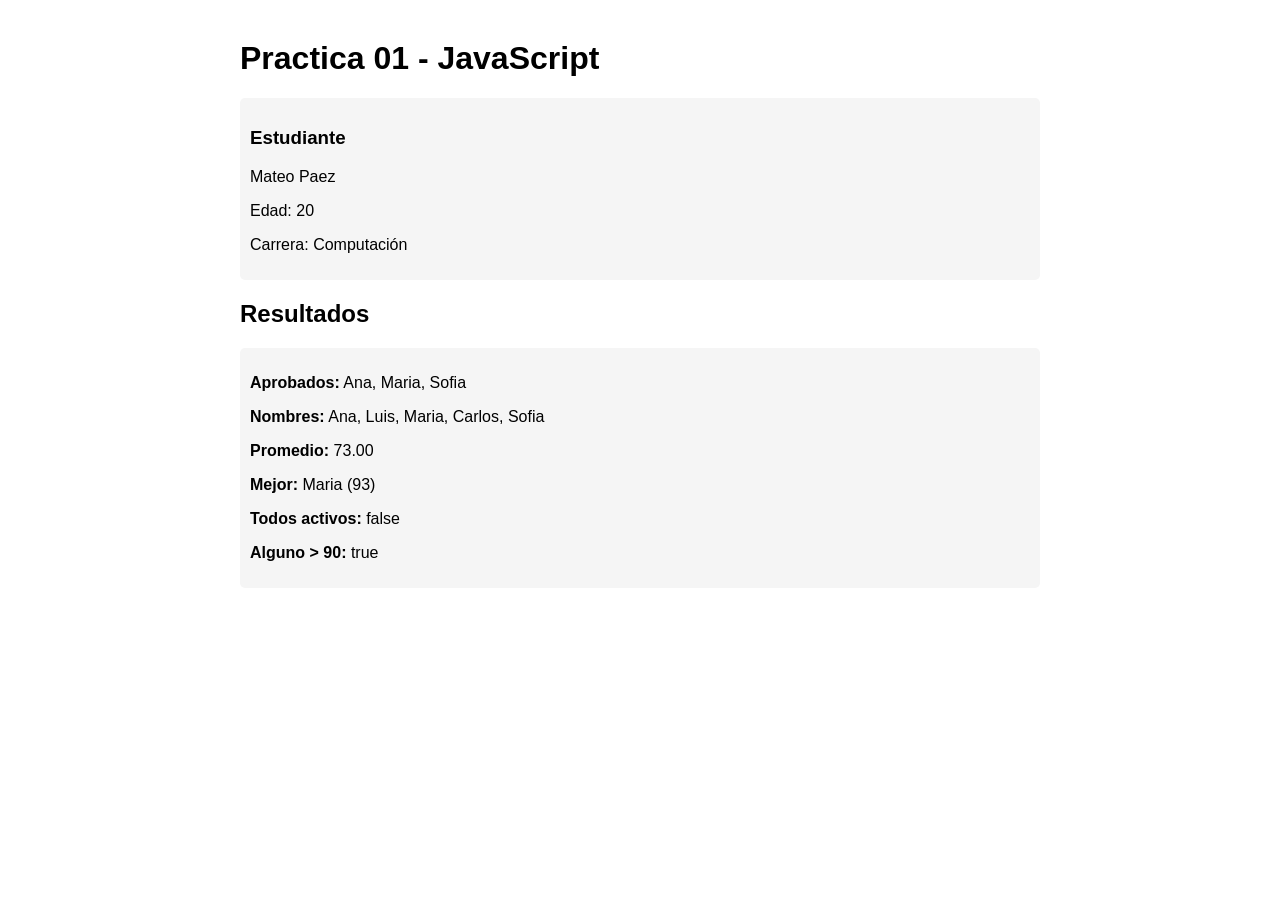
<file: 01-sintaxis/index.html>
<!DOCTYPE html>
<html lang="es">
<head>
  <meta charset="UTF-8">
  <title>Practica 01</title>
  <link rel="stylesheet" href="css/styles.css">
  <script src="js/app.js" defer></script>
</head>
<body>

  <h1>Practica 01 - JavaScript</h1>

<section id="info">
  <div class="card">
    <h3>Estudiante</h3>
    <p id="nombre"></p>
    <p id="edad"></p>
    <p id="carrera"></p>
  </div>
</section>

<section>
  <h2>Resultados</h2>
  <div id="resultados" class="card">
    <p><strong>Aprobados:</strong> <span id="aprobados"></span></p>
    <p><strong>Nombres:</strong> <span id="nombres"></span></p>
    <p><strong>Promedio:</strong> <span id="promedio"></span></p>
    <p><strong>Mejor:</strong> <span id="mejor"></span></p>
    <p><strong>Todos activos:</strong> <span id="activos"></span></p>
    <p><strong>Alguno > 90:</strong> <span id="mayor90"></span></p>
  </div>
</section>

</body>
</html>
</file>
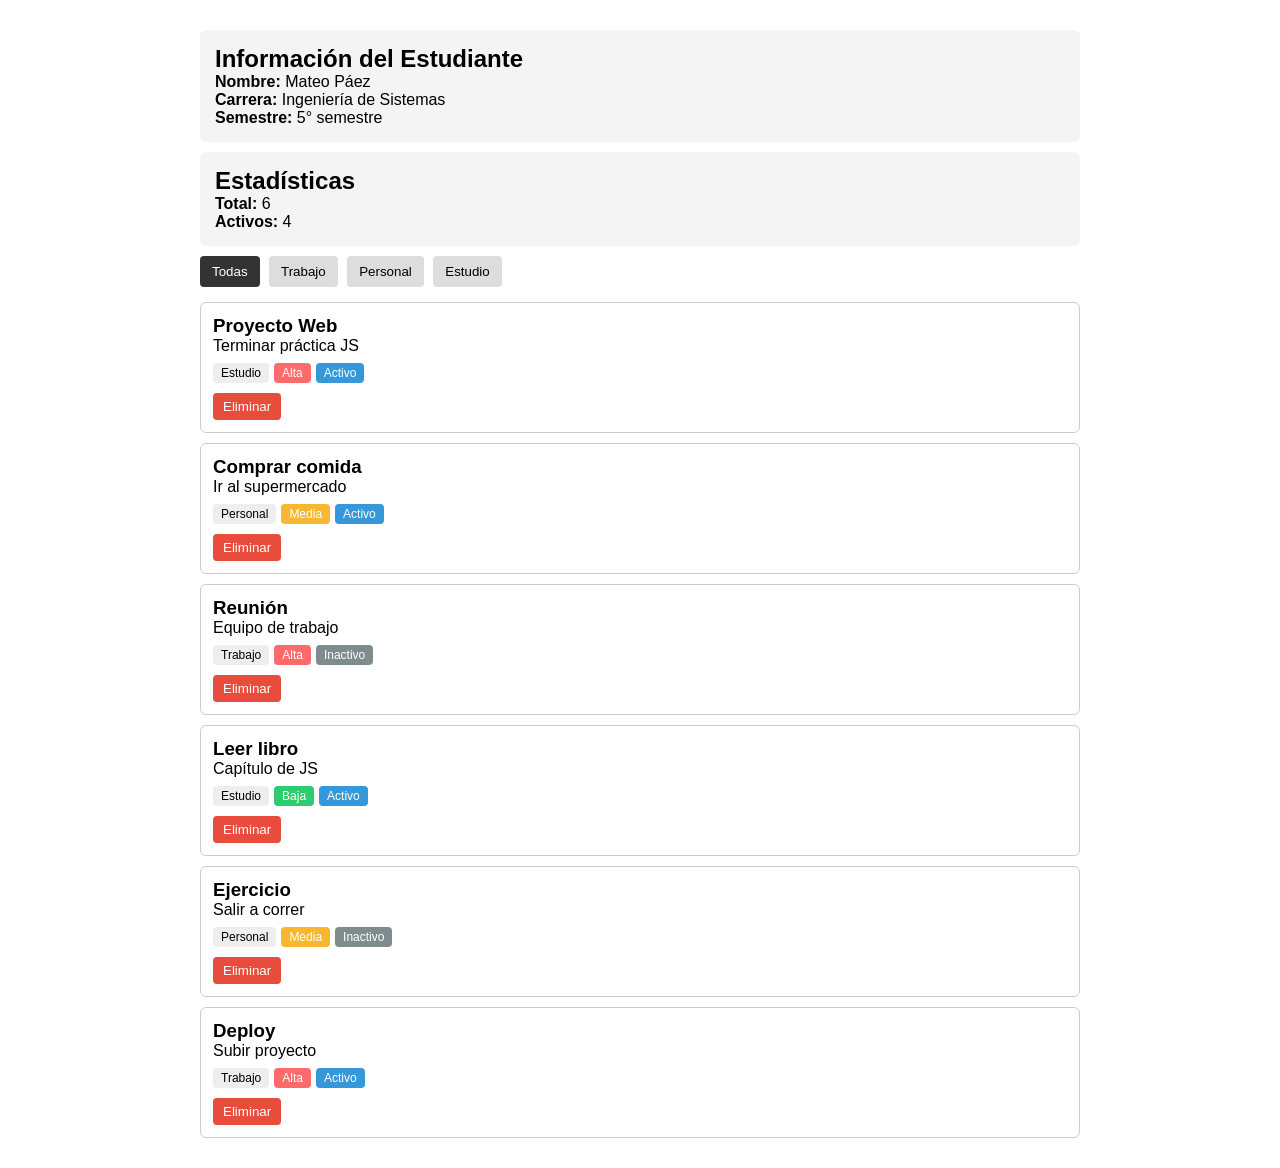
<file: 02-dom-basico/index.html>
<!DOCTYPE html>
<html lang="en">
<head>
    <meta charset="UTF-8">
    <meta name="viewport" content="width=device-width, initial-scale=1.0">
    <title>Practica 2 - DOM</title>
    <link rel="stylesheet" href="css/styles.css">
    <script src="js/app.js" defer></script>
</head>
<body>
    <div id="app">

        <div class="info-estudiante">
            <h2>Información del Estudiante</h2>
            <p><strong>Nombre:</strong> <span id="estudiante-nombre"></span></p>
            <p><strong>Carrera:</strong> <span id="estudiante-carrera"></span></p>
            <p><strong>Semestre:</strong> <span id="estudiante-semestre"></span></p>
        </div>

        <div class="estadisticas">
            <h2>Estadísticas</h2>
            <p><strong>Total:</strong> <span id="total-elementos"></span></p>
            <p><strong>Activos:</strong> <span id="elementos-activos"></span></p>
        </div>

        <div class="filtros">
            <button class="btn-filtro btn-filtro-activo" data-categoria="todas">Todas</button>
            <button class="btn-filtro" data-categoria="Trabajo">Trabajo</button>
            <button class="btn-filtro" data-categoria="Personal">Personal</button>
            <button class="btn-filtro" data-categoria="Estudio">Estudio</button>
        </div>

        <div id="contenedor-lista">

        <!-- Las tarjetas se insertarán aquí -->
        </div>

  </div>
</body>
</html>
</file>
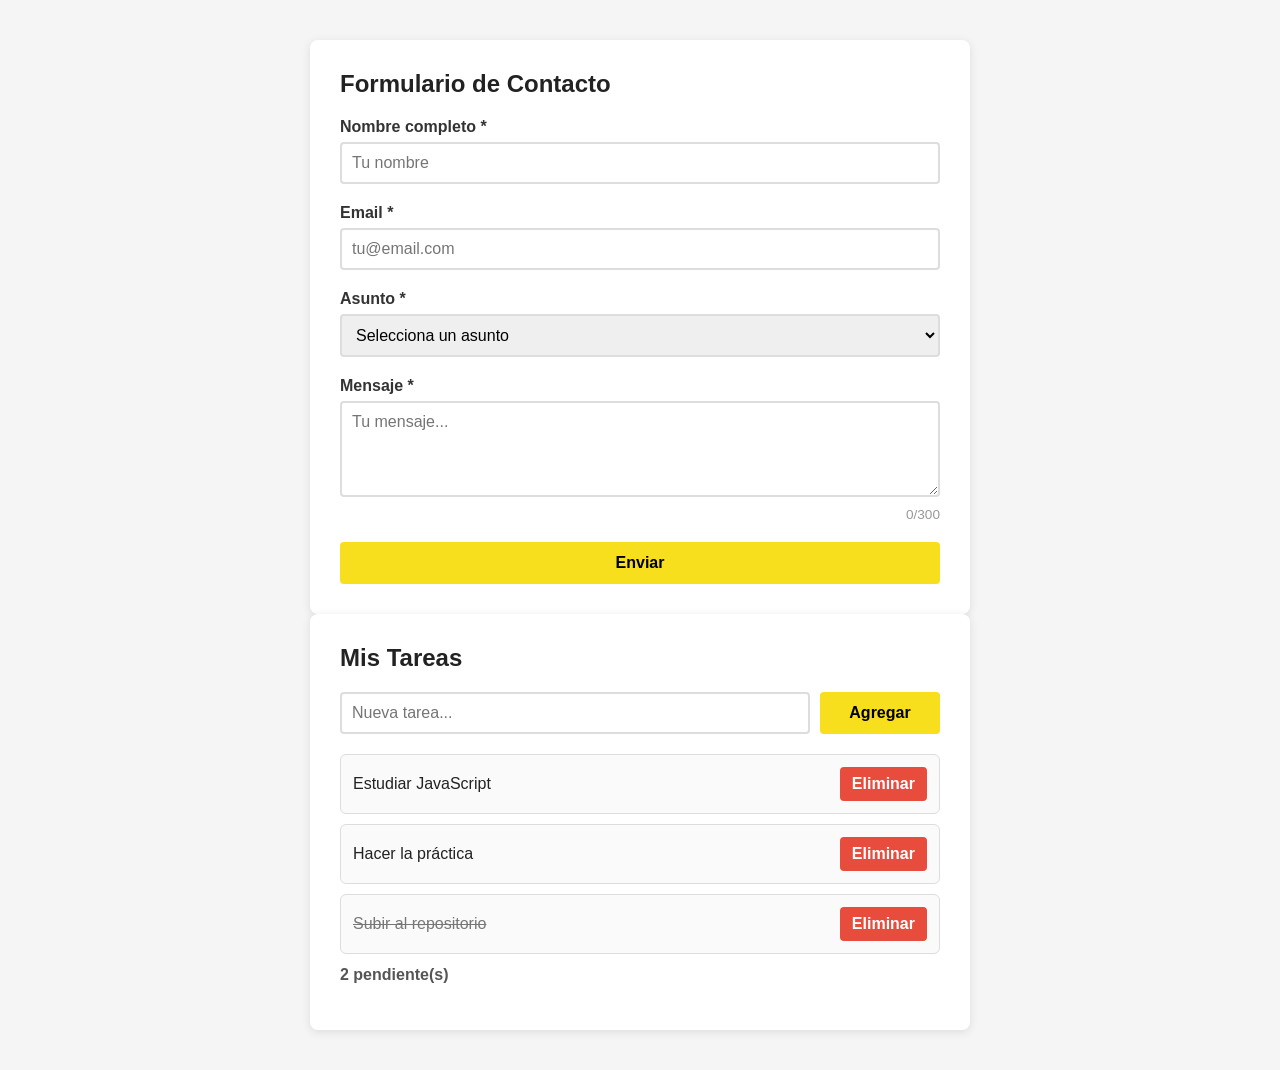
<file: 03-eventos/index.html>
<!DOCTYPE html>
<html lang="en">
<head>
    <meta charset="UTF-8">
    <meta name="viewport" content="width=device-width, initial-scale=1.0">
    <title>Practica 03</title>
    <link rel="stylesheet" href="css/styles.css">
    <script src="js/app.js" defer></script>
</head>
<body>
     <section class="container">
      <h1>Formulario de Contacto</h1>

      <form id="formulario" novalidate>
        <div class="form-group">
          <label for="nombre">Nombre completo *</label>
          <input type="text" id="nombre" placeholder="Tu nombre">
          <p class="error-msg" id="error-nombre">El nombre es obligatorio y debe tener al menos 3 caracteres</p>
        </div>

        <div class="form-group">
          <label for="email">Email *</label>
          <input type="email" id="email" placeholder="tu@email.com">
          <p class="error-msg" id="error-email">Ingresa un email válido</p>
        </div>

        <div class="form-group">
          <label for="asunto">Asunto *</label>
          <select id="asunto">
            <option value="">Selecciona un asunto</option>
            <option value="consulta">Consulta general</option>
            <option value="soporte">Soporte técnico</option>
            <option value="sugerencia">Sugerencia</option>
          </select>
          <p class="error-msg" id="error-asunto">Selecciona un asunto</p>
        </div>

        <div class="form-group">
          <label for="mensaje">Mensaje *</label>
          <textarea id="mensaje" rows="4" maxlength="300" placeholder="Tu mensaje..."></textarea>
          <p class="char-count"><span id="chars">0</span>/300</p>
          <p class="error-msg" id="error-mensaje">El mensaje debe tener al menos 10 caracteres</p>
        </div>

        <button type="submit">Enviar</button>
      </form>

      <div id="resultado"></div>
    </section>

    <!-- SECCIÓN 2: TAREAS -->
    <section class="container">
      <h2>Mis Tareas</h2>

      <div class="input-group">
        <input type="text" id="nueva-tarea" placeholder="Nueva tarea...">
        <button type="button" id="btn-agregar" data-action="agregar">Agregar</button>
      </div>

      <ul id="lista-tareas"></ul>
      <p id="contador-tareas">0 pendiente(s)</p>
    </section>
</body>
</html>
</file>
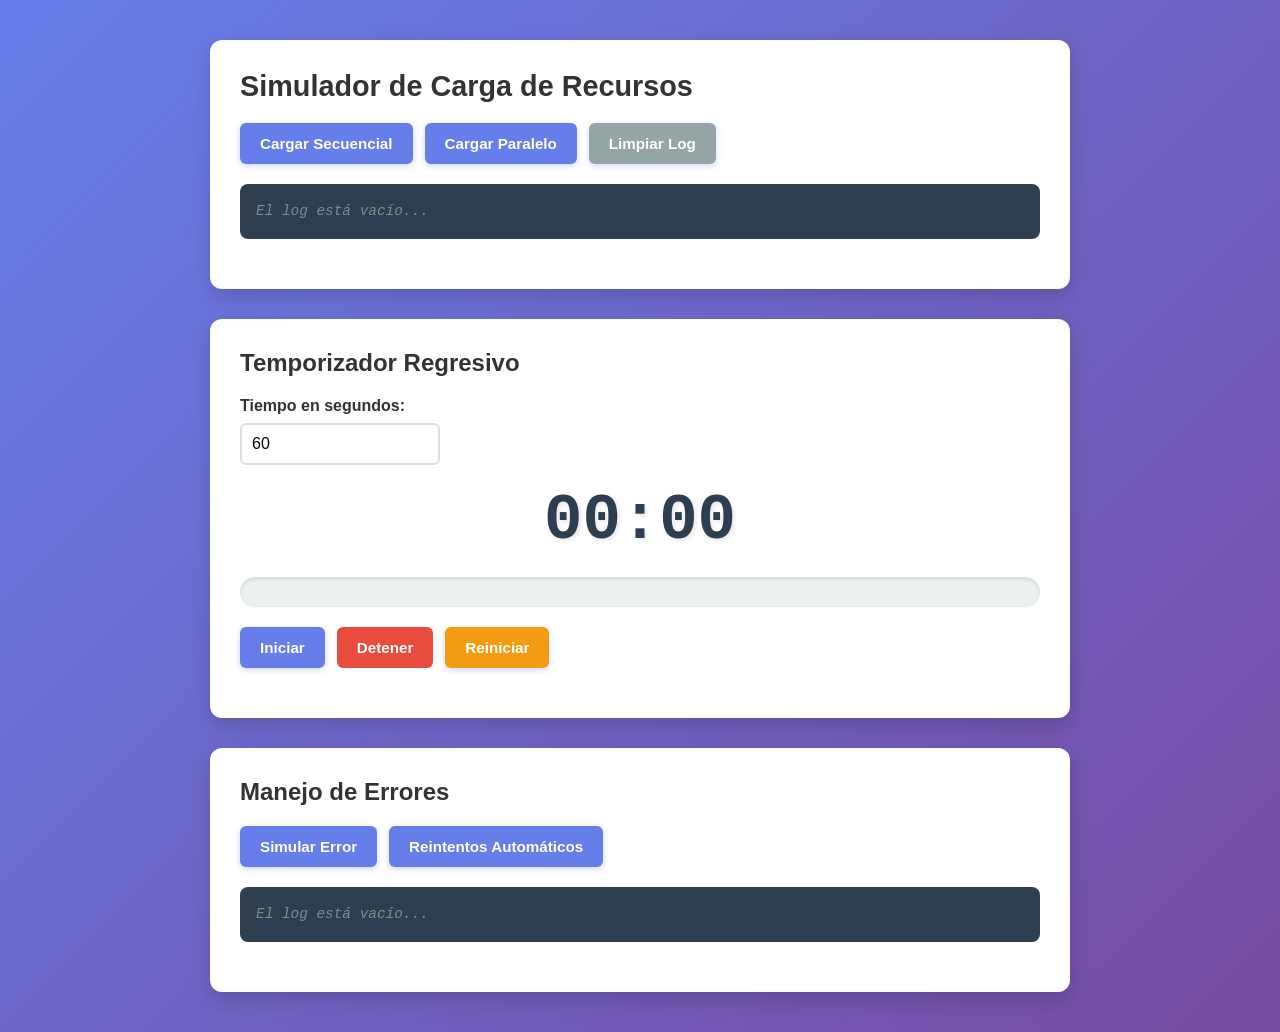
<file: 05-asincronia/index.html>
<!DOCTYPE html>
<html lang="es">
<head>
  <meta charset="UTF-8">
  <meta name="viewport" content="width=device-width, initial-scale=1.0">
  <title>Práctica 5 - Asincronía</title>
  <link rel="stylesheet" href="css/styles.css">
</head>
<body>
  <main class="page">
    <!-- SECCIÓN 1: CARGA SECUENCIAL VS PARALELA -->
    <section class="container">
      <h1>Simulador de Carga de Recursos</h1>
      
      <div class="button-group">
        <button type="button" id="btn-secuencial">Cargar Secuencial</button>
        <button type="button" id="btn-paralelo">Cargar Paralelo</button>
        <button type="button" id="btn-limpiar">Limpiar Log</button>
      </div>

      <div id="log" class="log"></div>
      
      <div id="resultados" class="resultados"></div>
    </section>

    <!-- SECCIÓN 2: TEMPORIZADOR -->
    <section class="container">
      <h2>Temporizador Regresivo</h2>

      <div class="form-group">
        <label for="input-tiempo">Tiempo en segundos:</label>
        <input type="number" id="input-tiempo" value="60" min="1" max="600">
      </div>

      <div id="display" class="display">00:00</div>

      <div class="progress-container">
        <div id="barra-progreso" class="progress-bar"></div>
      </div>

      <div class="button-group">
        <button type="button" id="btn-iniciar">Iniciar</button>
        <button type="button" id="btn-detener">Detener</button>
        <button type="button" id="btn-reiniciar">Reiniciar</button>
      </div>
    </section>

    <!-- SECCIÓN 3: MANEJO DE ERRORES -->
    <section class="container">
      <h2>Manejo de Errores</h2>

      <div class="button-group">
        <button type="button" id="btn-error">Simular Error</button>
        <button type="button" id="btn-reintentos">Reintentos Automáticos</button>
      </div>

      <div id="log-errores" class="log"></div>
    </section>
  </main>

  <script defer src="js/app.js"></script>
</body>
</html>
</file>
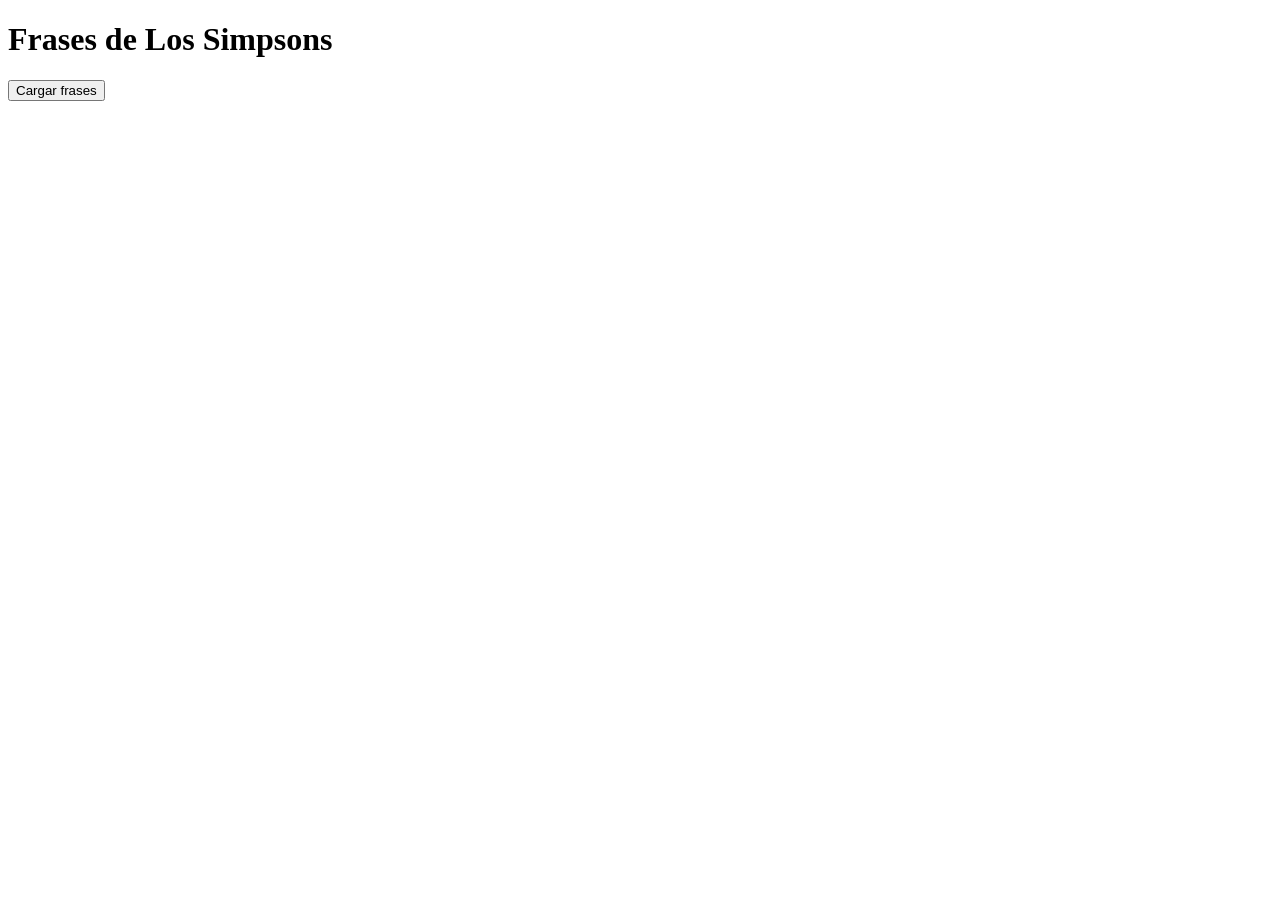
<file: 06-ejemplo/index.html>
<!DOCTYPE html>
<html lang="es">
<head>
  <meta charset="UTF-8">
  <title>Fetch Simpsons</title>
  <link rel="stylesheet" href="styles.css">
</head>
<body>

  <h1>Frases de Los Simpsons</h1>

  <button id="btn-cargar">Cargar frases</button>

  <div id="loading" class="loading oculto">Cargando...</div>

  <div id="contenedor"></div>

  <script src="app.js"></script>
</body>
</html>
</file>
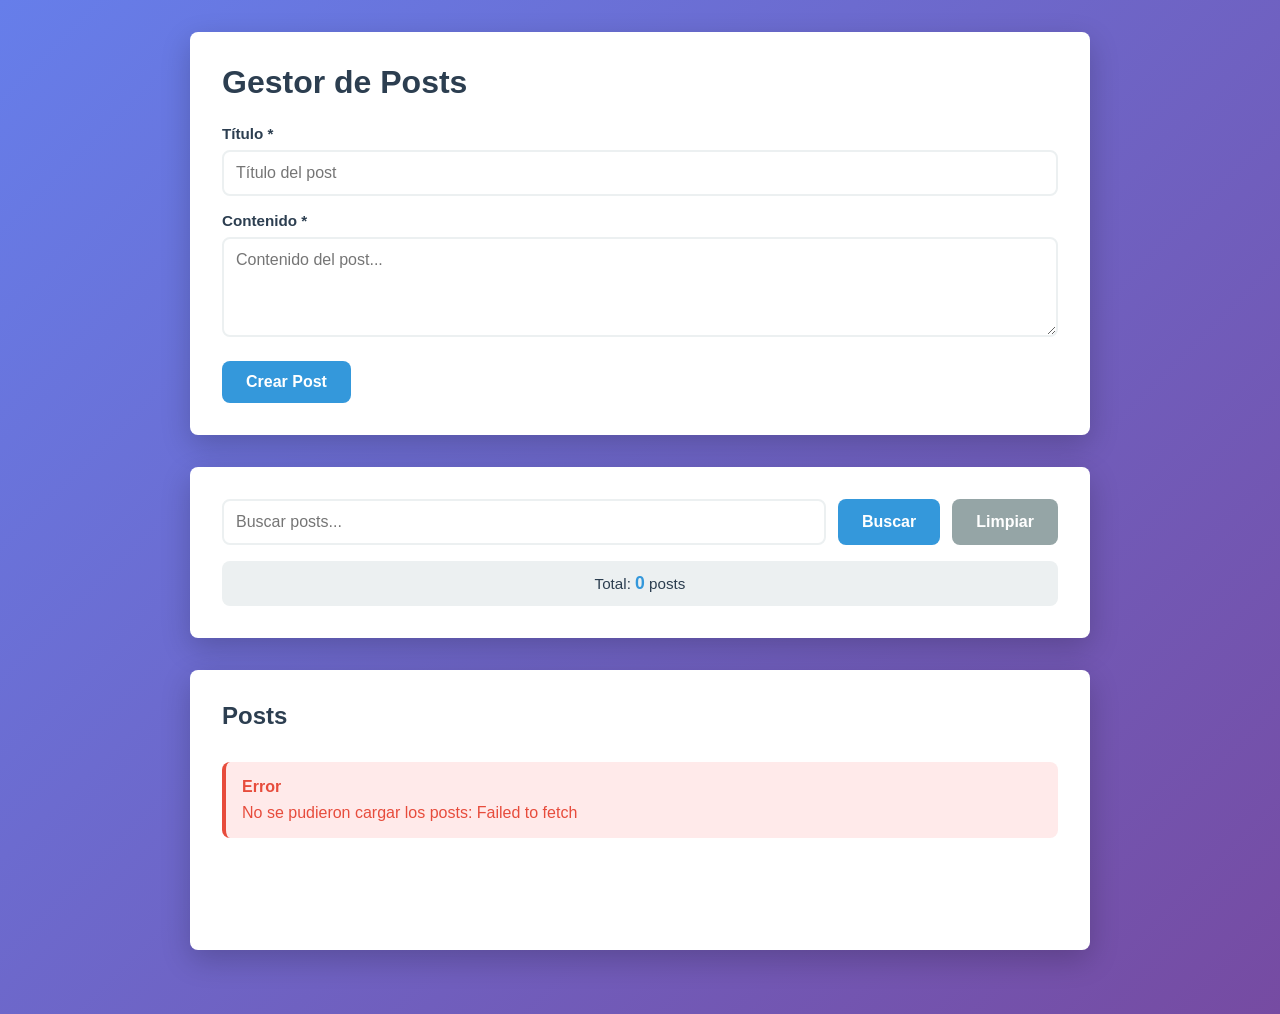
<file: 06-fetch-api/index.html>
<!DOCTYPE html>
<html lang="es">
<head>
  <meta charset="UTF-8">
  <meta name="viewport" content="width=device-width, initial-scale=1.0">
  <title>Práctica 6 - Fetch API</title>
  <link rel="stylesheet" href="css/styles.css">
</head>
<body>
  <main class="page">
    <!-- SECCIÓN 1: FORMULARIO -->
    <section class="container">
      <h1>Gestor de Posts</h1>
      
      <form id="form-post" class="form-post">
        <input type="hidden" id="post-id">
        
        <div class="form-group">
          <label for="titulo">Título *</label>
          <input type="text" id="titulo" placeholder="Título del post" required>
        </div>

        <div class="form-group">
          <label for="contenido">Contenido *</label>
          <textarea id="contenido" rows="4" placeholder="Contenido del post..." required></textarea>
        </div>

        <div class="form-actions">
          <button type="submit" id="btn-submit">Crear Post</button>
          <button type="button" id="btn-cancelar" class="btn-secondary" style="display: none;">Cancelar</button>
        </div>
      </form>
    </section>

    <!-- SECCIÓN 2: FILTROS Y BÚSQUEDA -->
    <section class="container">
      <div class="search-bar">
        <input type="search" id="input-buscar" placeholder="Buscar posts...">
        <button type="button" id="btn-buscar">Buscar</button>
        <button type="button" id="btn-limpiar" class="btn-secondary">Limpiar</button>
      </div>
      
      <div class="stats">
        <p id="contador">Total: <strong>0</strong> posts</p>
      </div>
    </section>

    <!-- SECCIÓN 3: LISTA DE POSTS -->
    <section class="container">
      <h2>Posts</h2>
      
      <div id="lista-posts" class="lista-posts">
        <!-- Los posts se renderizan aquí dinámicamente -->
      </div>

      <div id="mensaje-estado" class="mensaje-estado"></div>
    </section>
  </main>

  <script defer src="js/apiService.js"></script>
  <script defer src="js/components.js"></script>
  <script defer src="js/app.js"></script>
</body>
</html>
</file>
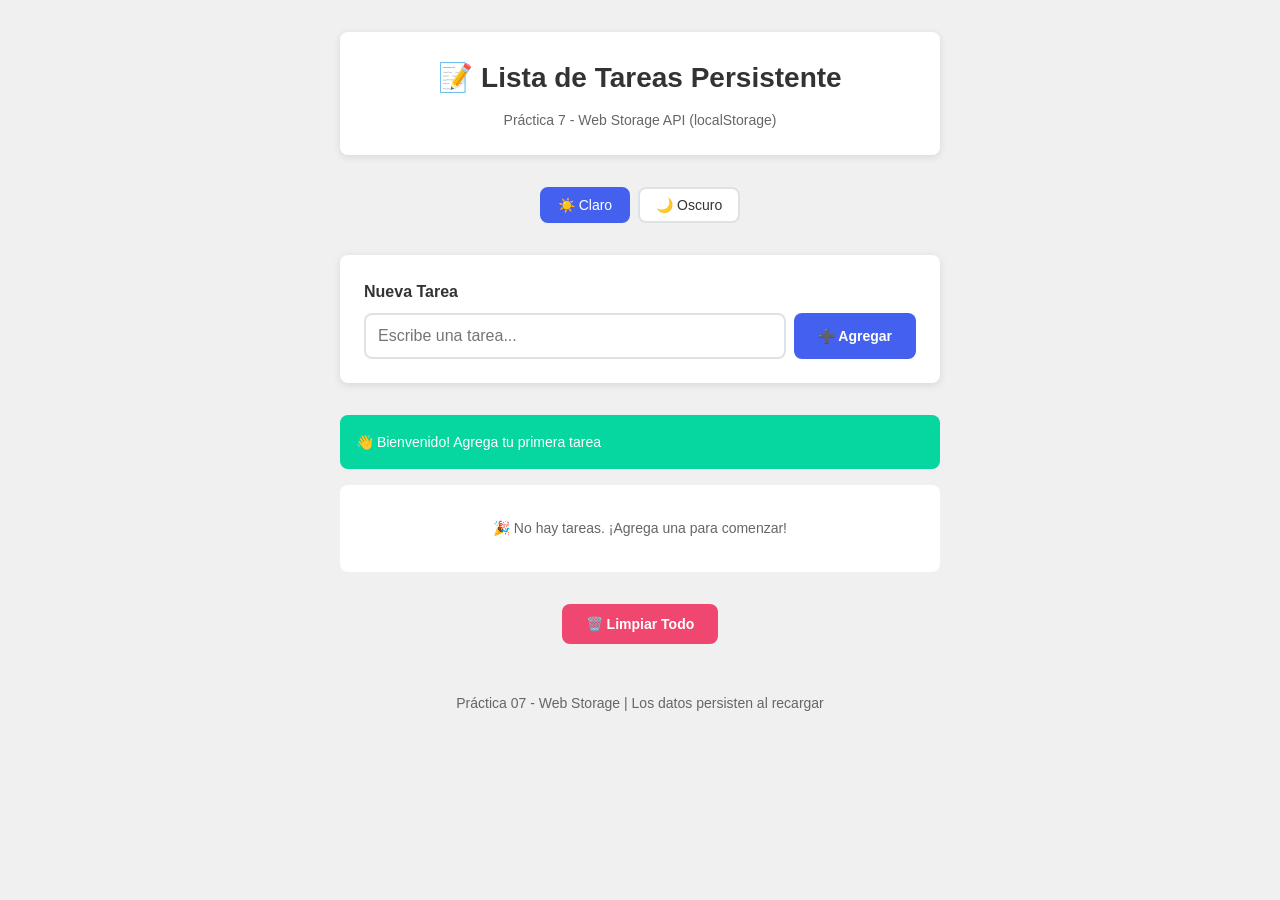
<file: 07-storage/index.html>
<!DOCTYPE html>
<html lang="es">
<head>
  <meta charset="UTF-8">
  <meta name="viewport" content="width=device-width, initial-scale=1.0">
  <title>Práctica 07 - Web Storage | Lista de Tareas</title>
  <link rel="stylesheet" href="css/styles.css">
</head>
<body>
  <div class="container">
    <!-- Header -->
    <header class="header">
      <h1 class="header__title">📝 Lista de Tareas Persistente</h1>
      <p class="header__subtitle">Práctica 7 - Web Storage API (localStorage)</p>
    </header>

    <!-- Selector de tema simple -->
    <section class="theme-selector">
      <button class="theme-btn theme-btn--active" data-theme="claro">☀️ Claro</button>
      <button class="theme-btn" data-theme="oscuro">🌙 Oscuro</button>
    </section>

    <!-- Formulario para crear tarea -->
    <section class="form-section">
      <form class="task-form" id="form-tarea">
        <div class="form-group">
          <label for="input-tarea" class="form-label">Nueva Tarea</label>
          <div class="form-input-group">
            <input 
              type="text" 
              id="input-tarea" 
              class="form-input" 
              placeholder="Escribe una tarea..." 
              maxlength="100"
              required
              autocomplete="off"
            >
            <button type="submit" class="btn btn--primary">
              ➕ Agregar
            </button>
          </div>
        </div>
      </form>
    </section>

    <!-- Mensaje de estado -->
    <div id="mensaje-estado" class="mensaje oculto"></div>

    <!-- Lista de tareas -->
    <section class="tasks-section">
      <ul class="tasks-list" id="lista-tareas">
        <!-- Las tareas se renderizan aquí -->
      </ul>
    </section>

    <!-- Botón limpiar todo -->
    <section class="actions">
      <button class="btn btn--danger" id="btn-limpiar">
        🗑️ Limpiar Todo
      </button>
    </section>

    <!-- Footer -->
    <footer class="footer">
      <p>Práctica 07 - Web Storage | Los datos persisten al recargar</p>
    </footer>
  </div>

  <!-- Scripts -->
  <script src="js/storage.js"></script>
  <script src="js/app.js"></script>
</body>
</html>
</file>
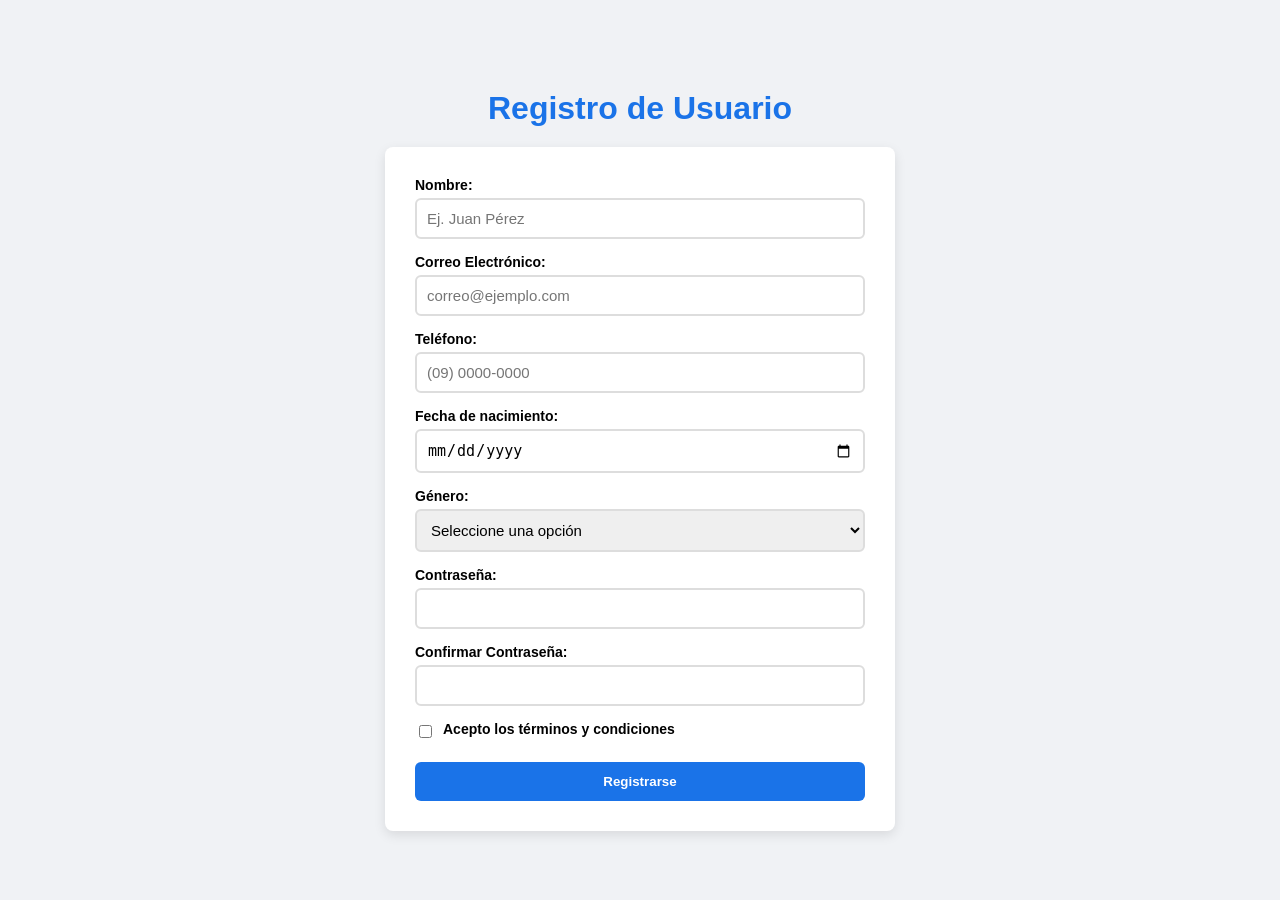
<file: 08-formularios-validacion/index.html>
<!DOCTYPE html>
<html lang="es">
<head>
    <meta charset="UTF-8">
    <meta name="viewport" content="width=device-width, initial-scale=1.0">
    <title>Formulario de Registro Profesional</title>
    <link rel="stylesheet" href="css/styles.css">
</head>
<body>

    <h1>Registro de Usuario</h1>
    
    <form id="registroForm" action="#" method="POST" novalidate>
        
        <div class="input-group">
            <label for="nombre">Nombre:</label>
            <input type="text" id="nombre" name="nombre" placeholder="Ej. Juan Pérez">
        </div>

        <div class="input-group">
            <label for="email">Correo Electrónico:</label>
            <input type="email" id="email" name="email" placeholder="correo@ejemplo.com">
        </div>

        <div class="input-group">
            <label for="telefono">Teléfono:</label>
            <input type="tel" id="telefono" name="telefono" placeholder="(09) 0000-0000">
        </div>

        <div class="input-group">
            <label for="fecha_nacimiento">Fecha de nacimiento:</label>
            <input type="date" id="fecha_nacimiento" name="fecha_nacimiento">
        </div>

        <div class="input-group">
            <label for="genero">Género:</label>
            <select id="genero" name="genero">
                <option value="">Seleccione una opción</option>
                <option value="masculino">Masculino</option>
                <option value="femenino">Femenino</option>
                <option value="otro">Otro</option>
            </select>
        </div>

        <div class="input-group">
            <label for="password">Contraseña:</label>
            <input type="password" id="password" name="password">
            <div id="password-strength"></div>
        </div>

        <div class="input-group">
            <label for="confirm_password">Confirmar Contraseña:</label>
            <input type="password" id="confirm_password" name="confirm_password">
        </div>

        <div class="checkbox-group">
            <input type="checkbox" id="terminos" name="terminos">
            <label for="terminos">Acepto los términos y condiciones</label>
        </div>

        <div class="button-group">
            <button type="submit" id="submitBtn">Registrarse</button>
        </div>

    </form>

    <script type="module" src="js/app.js"></script>
</body>
</html>
</file>
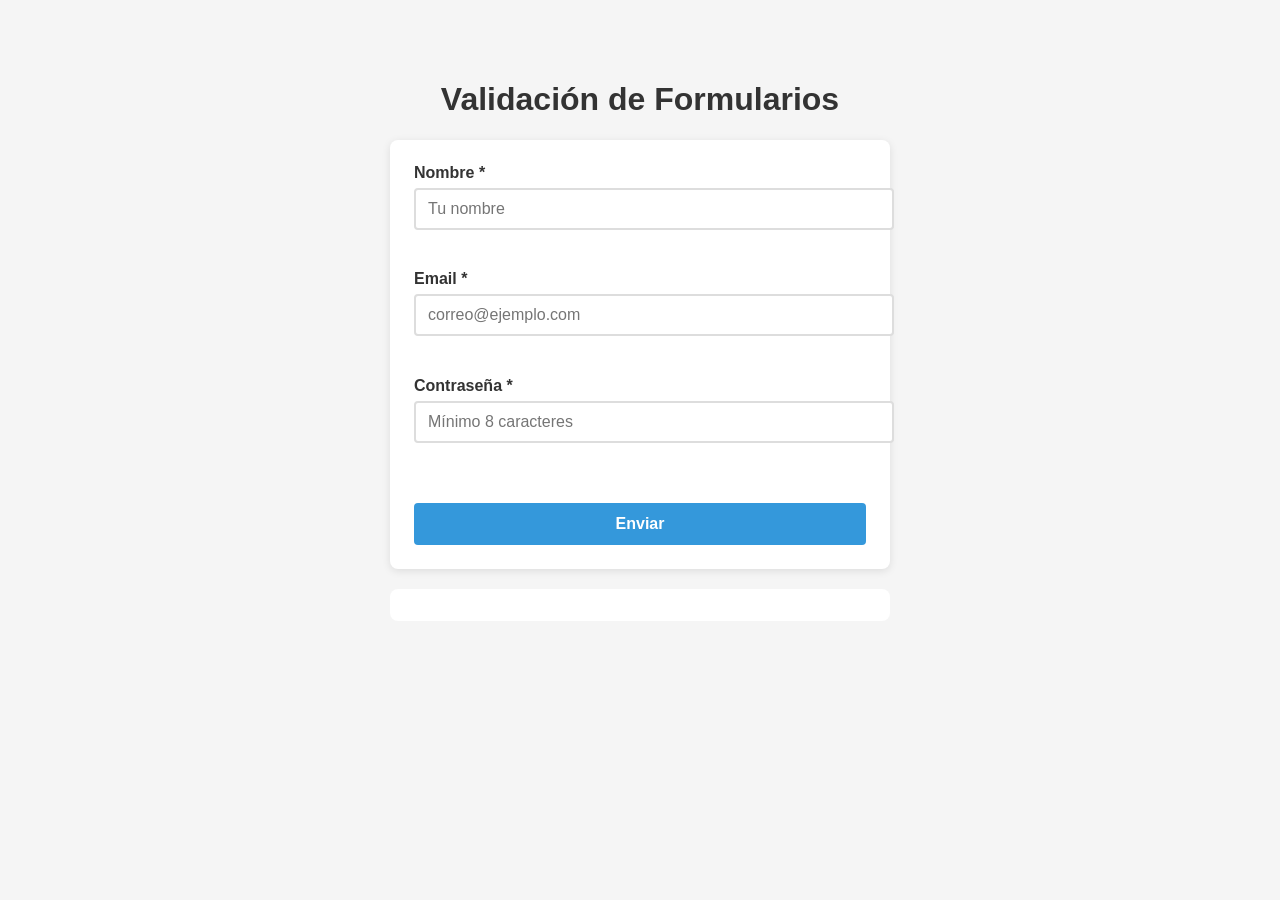
<file: 08-formularios-validacion/practicaEnClase/index.html>
<!DOCTYPE html>
<html lang="es">
<head>
  <meta charset="UTF-8">
  <meta name="viewport" content="width=device-width, initial-scale=1.0">
  <title>Ejemplo Mínimo - Validación de Formularios</title>
  <link rel="stylesheet" href="styles.css">
</head>
<body>

  <h1>Validación de Formularios</h1>

  <!-- Formulario con novalidate para manejar validación con JS -->
  <form id="formulario" novalidate>
    
    <div class="campo">
      <label for="nombre">Nombre *</label>
      <input 
        type="text" 
        id="nombre" 
        name="nombre" 
        placeholder="Tu nombre" 
        required 
        minlength="3">
      <div class="error-mensaje"></div>
    </div>

    <div class="campo">
      <label for="email">Email *</label>
      <input 
        type="email" 
        id="email" 
        name="email" 
        placeholder="correo@ejemplo.com" 
        required>
      <div class="error-mensaje"></div>
    </div>

    <div class="campo">
      <label for="password">Contraseña *</label>
      <input 
        type="password" 
        id="password" 
        name="password" 
        placeholder="Mínimo 8 caracteres" 
        required 
        minlength="8">
      <div class="password-strength"></div>
      <div class="error-mensaje"></div>
    </div>

    <button type="submit">Enviar</button>
  </form>

  <div id="resultado"></div>

  <script src="app.js"></script>
</body>
</html>
</file>
<file: 01-sintaxis/css/styles.css>
body {
    font-family: Arial;
    max-width: 800px;
    margin: 40px auto;
}

.card {
    background: #f5f5f5;
    padding: 10px;
    margin: 10px 0;
    border-radius: 5px;
}
</file>
<file: 02-dom-basico/css/styles.css>
/* Reset básico */
* {
  margin: 0;
  padding: 0;
  box-sizing: border-box;
  font-family: Arial, sans-serif;
}

/* Contenedor principal */
#app {
  max-width: 900px;
  margin: 20px auto;
  padding: 10px;
}

/* Secciones */
.info-estudiante,
.estadisticas {
  background: #f4f4f4;
  padding: 15px;
  margin-bottom: 10px;
  border-radius: 6px;
}

/* Filtros */
.filtros {
  margin-bottom: 15px;
}

.btn-filtro {
  padding: 8px 12px;
  margin-right: 5px;
  border: none;
  background: #ddd;
  cursor: pointer;
  border-radius: 4px;
}

.btn-filtro-activo {
  background: #333;
  color: #fff;
}

/* Lista de tarjetas */
#contenedor-lista {
  display: grid;
  gap: 10px;
}

/* Card */
.card {
  background: #fff;
  border: 1px solid #ccc;
  padding: 12px;
  border-radius: 6px;
}

/* Badges */
.badges {
  margin: 8px 0;
}

.badge {
  display: inline-block;
  padding: 3px 8px;
  margin-right: 5px;
  font-size: 12px;
  border-radius: 4px;
  background: #eee;
}

/* Colores por prioridad */
.prioridad-alta {
  background: #ff6b6b;
  color: white;
}

.prioridad-media {
  background: #f7b731;
  color: white;
}

.prioridad-baja {
  background: #2ecc71;
  color: white;
}

/* Estado */
.estado-activo {
  background: #3498db;
  color: white;
}

.estado-inactivo {
  background: #7f8c8d;
  color: white;
}

/* Botón eliminar */
.card-actions {
  margin-top: 10px;
}

.btn-eliminar {
  padding: 6px 10px;
  border: none;
  background: #e74c3c;
  color: white;
  cursor: pointer;
  border-radius: 4px;
}

.btn-eliminar:hover {
  background: #c0392b;
}
</file>
<file: 03-eventos/css/styles.css>
* {
    box-sizing: border-box;
}

body {
    font-family: Arial, sans-serif;
    max-width: 700px;
    margin: 40px auto;
    padding: 0 20px;
    background: #f5f5f5;
    color: #222;
}

.page {
    display: flex;
    flex-direction: column;
    gap: 24px;
}

.container {
    background: #ffffff;
    padding: 30px;
    border-radius: 8px;
    box-shadow: 0 2px 10px rgba(0, 0, 0, 0.1);
}

h1,
h2 {
    margin-top: 0;
    margin-bottom: 20px;
}

.form-group {
    margin-bottom: 20px;
}

label {
    display: block;
    margin-bottom: 6px;
    font-weight: bold;
    color: #333;
}

input,
select,
textarea,
button {
    font: inherit;
}

input,
select,
textarea {
    width: 100%;
    padding: 10px;
    border: 2px solid #ddd;
    border-radius: 4px;
    transition: border-color 0.2s ease, box-shadow 0.2s ease;
}

input:focus,
select:focus,
textarea:focus {
    border-color: #f7df1e;
    outline: none;
    box-shadow: 0 0 0 3px rgba(247, 223, 30, 0.2);
}

.error {
    border-color: #e74c3c !important;
}

.error-msg {
    display: none;
    margin-top: 6px;
    margin-bottom: 0;
    color: #e74c3c;
    font-size: 0.85rem;
}

.error-msg.visible {
    display: block;
}

.char-count {
    text-align: right;
    color: #999;
    font-size: 0.85rem;
    margin-top: 6px;
    margin-bottom: 0;
}

button {
    border: none;
    border-radius: 4px;
    padding: 12px 16px;
    background: #f7df1e;
    cursor: pointer;
    font-weight: bold;
    transition: background 0.2s ease, transform 0.2s ease;
}

button:hover {
    background: #e6cf1a;
}

button:active {
    transform: scale(0.98);
}

form button[type="submit"] {
    width: 100%;
}

#resultado {
    display: none;
    margin-top: 20px;
    padding: 15px;
    background: #e8f5e9;
    border-radius: 4px;
    border: 1px solid #c8e6c9;
}

#resultado.visible {
    display: block;
}

#resultado strong {
    display: block;
    margin-bottom: 10px;
}

#resultado p {
    margin: 6px 0;
}

.input-group {
    display: flex;
    gap: 10px;
    margin-bottom: 20px;
}

.input-group input {
    flex: 1;
}

#btn-agregar {
    min-width: 120px;
}

#lista-tareas {
    list-style: none;
    padding: 0;
    margin: 0;
}

.tarea-item {
    display: flex;
    align-items: center;
    justify-content: space-between;
    gap: 10px;
    padding: 12px;
    border: 1px solid #ddd;
    border-radius: 6px;
    background: #fafafa;
    margin-bottom: 10px;
}

.tarea-texto {
    flex: 1;
    cursor: pointer;
}

.tarea-item.completada .tarea-texto {
    text-decoration: line-through;
    color: #777;
}

.btn-eliminar {
    background: #e74c3c;
    color: #fff;
    padding: 8px 12px;
}

.btn-eliminar:hover {
    background: #cf3f31;
}

.estado-vacio {
    padding: 14px;
    border: 1px dashed #bbb;
    border-radius: 6px;
    text-align: center;
    color: #666;
    background: #fcfcfc;
}

#contador-tareas {
    margin-top: 12px;
    color: #555;
    font-weight: bold;
}

@media (max-width: 600px) {
    body {
        margin: 20px auto;
        padding: 0 12px;
    }

    .container {
        padding: 20px;
    }

    .input-group {
        flex-direction: column;
    }

    #btn-agregar {
        width: 100%;
    }

    .tarea-item {
        flex-direction: column;
        align-items: stretch;
    }

    .btn-eliminar {
        width: 100%;
    }
}
</file>
<file: 05-asincronia/css/styles.css>
* {
    box-sizing: border-box;
}

body {
    font-family: 'Segoe UI', Tahoma, Geneva, Verdana, sans-serif;
    max-width: 900px;
    margin: 40px auto;
    padding: 0 20px;
    background: linear-gradient(135deg, #667eea 0%, #764ba2 100%);
    color: #222;
    min-height: 100vh;
}

.page {
    display: flex;
    flex-direction: column;
    gap: 30px;
}

.container {
    background: #ffffff;
    padding: 30px;
    border-radius: 12px;
    box-shadow: 0 8px 20px rgba(0, 0, 0, 0.15);
}

h1,
h2 {
    margin-top: 0;
    margin-bottom: 20px;
    color: #333;
}

h1 {
    font-size: 1.8rem;
}

h2 {
    font-size: 1.5rem;
}

/* Botones */
.button-group {
    display: flex;
    gap: 12px;
    margin-bottom: 20px;
    flex-wrap: wrap;
}

button {
    border: none;
    border-radius: 6px;
    padding: 12px 20px;
    background: #667eea;
    color: white;
    cursor: pointer;
    font-weight: 600;
    font-size: 0.95rem;
    transition: all 0.3s ease;
    box-shadow: 0 2px 6px rgba(102, 126, 234, 0.3);
}

button:hover {
    background: #5568d3;
    transform: translateY(-2px);
    box-shadow: 0 4px 12px rgba(102, 126, 234, 0.4);
}

button:active {
    transform: translateY(0);
}

button:disabled {
    background: #ccc;
    cursor: not-allowed;
    transform: none;
    box-shadow: none;
}

#btn-limpiar {
    background: #95a5a6;
}

#btn-limpiar:hover {
    background: #7f8c8d;
}

#btn-detener {
    background: #e74c3c;
}

#btn-detener:hover {
    background: #c0392b;
}

#btn-reiniciar {
    background: #f39c12;
}

#btn-reiniciar:hover {
    background: #d68910;
}

/* Log */
.log {
    background: #2c3e50;
    color: #ecf0f1;
    padding: 16px;
    border-radius: 8px;
    font-family: 'Courier New', monospace;
    font-size: 0.9rem;
    max-height: 300px;
    overflow-y: auto;
    margin-bottom: 20px;
    line-height: 1.6;
}

.log:empty::before {
    content: 'El log está vacío...';
    color: #7f8c8d;
    font-style: italic;
}

.log-item {
    padding: 6px 0;
    border-bottom: 1px solid rgba(255, 255, 255, 0.1);
}

.log-item:last-child {
    border-bottom: none;
}

.log-info {
    color: #3498db;
}

.log-success {
    color: #2ecc71;
}

.log-error {
    color: #e74c3c;
}

.log-warning {
    color: #f39c12;
}

/* Resultados */
.resultados {
    display: none;
    background: #ecf0f1;
    padding: 16px;
    border-radius: 8px;
    border-left: 4px solid #667eea;
}

.resultados.visible {
    display: block;
}

.resultados h3 {
    margin-top: 0;
    margin-bottom: 12px;
    color: #2c3e50;
}

.resultados p {
    margin: 8px 0;
    color: #34495e;
    font-weight: 500;
}

/* Formulario */
.form-group {
    margin-bottom: 20px;
}

label {
    display: block;
    margin-bottom: 8px;
    font-weight: 600;
    color: #333;
}

input[type="number"] {
    width: 100%;
    max-width: 200px;
    padding: 10px;
    border: 2px solid #ddd;
    border-radius: 6px;
    font-size: 1rem;
    transition: border-color 0.3s ease;
}

input[type="number"]:focus {
    border-color: #667eea;
    outline: none;
    box-shadow: 0 0 0 3px rgba(102, 126, 234, 0.1);
}

/* Display del temporizador */
.display {
    font-size: 4rem;
    font-weight: 700;
    text-align: center;
    color: #2c3e50;
    margin: 20px 0;
    font-family: 'Courier New', monospace;
    text-shadow: 2px 2px 4px rgba(0, 0, 0, 0.1);
}

.display.alerta {
    color: #e74c3c;
    animation: pulso 0.5s ease-in-out infinite;
}

@keyframes pulso {

    0%,
    100% {
        transform: scale(1);
    }

    50% {
        transform: scale(1.05);
    }
}

/* Barra de progreso */
.progress-container {
    width: 100%;
    height: 30px;
    background: #ecf0f1;
    border-radius: 15px;
    overflow: hidden;
    margin-bottom: 20px;
    box-shadow: inset 0 2px 4px rgba(0, 0, 0, 0.1);
}

.progress-bar {
    height: 100%;
    width: 0%;
    background: linear-gradient(90deg, #667eea 0%, #764ba2 100%);
    transition: width 0.3s ease, background 0.3s ease;
    border-radius: 15px;
    box-shadow: 0 2px 6px rgba(102, 126, 234, 0.4);
}

.progress-bar.alerta {
    background: linear-gradient(90deg, #e74c3c 0%, #c0392b 100%);
}

/* Scrollbar personalizada para el log */
.log::-webkit-scrollbar {
    width: 8px;
}

.log::-webkit-scrollbar-track {
    background: #34495e;
    border-radius: 4px;
}

.log::-webkit-scrollbar-thumb {
    background: #667eea;
    border-radius: 4px;
}

.log::-webkit-scrollbar-thumb:hover {
    background: #5568d3;
}

/* Responsive */
@media (max-width: 600px) {
    body {
        margin: 20px auto;
    }

    .container {
        padding: 20px;
    }

    h1 {
        font-size: 1.5rem;
    }

    h2 {
        font-size: 1.3rem;
    }

    .display {
        font-size: 3rem;
    }

    button {
        padding: 10px 16px;
        font-size: 0.9rem;
    }

    .button-group {
        gap: 8px;
    }
}
</file>
<file: 06-ejemplo/styles.css>
.loading {
    font-weight: bold;
    color: blue;
    margin: 10px 0;
}

.oculto {
    display: none;
}

.card {
    display: flex;
    align-items: flex-start;
    gap: 16px;
    border: 1px solid #ccc;
    padding: 12px;
    margin: 12px 0;
    border-radius: 8px;
}

.card-imagen img {
    width: 100px;
    height: 100px;
    object-fit: cover;
    display: block;
    border-radius: 6px;
}

.card-contenido {
    display: flex;
    flex-direction: column;
    gap: 8px;
}

.card-contenido h3 {
    margin: 0;
}

.card-contenido p {
    margin: 0;
}
</file>
<file: 06-fetch-api/css/styles.css>
/* ===========================
   RESET Y VARIABLES
=========================== */

* {
    margin: 0;
    padding: 0;
    box-sizing: border-box;
}

:root {
    --primary: #3498db;
    --primary-dark: #2980b9;
    --success: #2ecc71;
    --danger: #e74c3c;
    --warning: #f39c12;
    --dark: #2c3e50;
    --gray: #95a5a6;
    --light: #ecf0f1;
    --white: #ffffff;
    --shadow: rgba(0, 0, 0, 0.1);
    --shadow-md: rgba(0, 0, 0, 0.15);
    --shadow-lg: rgba(0, 0, 0, 0.2);
    --radius: 8px;
    --transition: all 0.3s ease;
}

body {
    font-family: 'Segoe UI', Tahoma, Geneva, Verdana, sans-serif;
    background: linear-gradient(135deg, #667eea 0%, #764ba2 100%);
    min-height: 100vh;
    padding: 2rem 1rem;
    color: var(--dark);
}

.page {
    max-width: 900px;
    margin: 0 auto;
}

/* ===========================
   CONTENEDORES
=========================== */

.container {
    background: var(--white);
    border-radius: var(--radius);
    padding: 2rem;
    margin-bottom: 2rem;
    box-shadow: 0 10px 30px var(--shadow-lg);
}

h1 {
    color: var(--dark);
    margin-bottom: 1.5rem;
    font-size: 2rem;
}

h2 {
    color: var(--dark);
    margin-bottom: 1rem;
    font-size: 1.5rem;
}

/* ===========================
   FORMULARIO
=========================== */

.form-post {
    display: flex;
    flex-direction: column;
    gap: 1rem;
}

.form-group {
    display: flex;
    flex-direction: column;
    gap: 0.5rem;
}

.form-group label {
    font-weight: 600;
    color: var(--dark);
    font-size: 0.95rem;
}

.form-group input,
.form-group textarea {
    padding: 0.75rem;
    border: 2px solid var(--light);
    border-radius: var(--radius);
    font-size: 1rem;
    font-family: inherit;
    transition: var(--transition);
}

.form-group input:focus,
.form-group textarea:focus {
    outline: none;
    border-color: var(--primary);
    box-shadow: 0 0 0 3px rgba(52, 152, 219, 0.1);
}

.form-group textarea {
    resize: vertical;
    min-height: 100px;
}

.form-actions {
    display: flex;
    gap: 1rem;
    margin-top: 0.5rem;
}

button {
    padding: 0.75rem 1.5rem;
    border: none;
    border-radius: var(--radius);
    font-size: 1rem;
    font-weight: 600;
    cursor: pointer;
    transition: var(--transition);
    font-family: inherit;
}

button[type="submit"],
button:not(.btn-secondary):not(.btn-danger):not(.btn-editar):not(.btn-eliminar) {
    background: var(--primary);
    color: var(--white);
}

button[type="submit"]:hover {
    background: var(--primary-dark);
    transform: translateY(-2px);
    box-shadow: 0 4px 12px var(--shadow-md);
}

button[type="submit"]:active {
    transform: translateY(0);
}

button:disabled {
    opacity: 0.6;
    cursor: not-allowed;
    transform: none !important;
}

.btn-secondary {
    background: var(--gray);
    color: var(--white);
}

.btn-secondary:hover {
    background: #7f8c8d;
}

/* ===========================
   BÚSQUEDA Y FILTROS
=========================== */

.search-bar {
    display: flex;
    gap: 0.75rem;
    margin-bottom: 1rem;
}

.search-bar input {
    flex: 1;
    padding: 0.75rem;
    border: 2px solid var(--light);
    border-radius: var(--radius);
    font-size: 1rem;
}

.search-bar input:focus {
    outline: none;
    border-color: var(--primary);
    box-shadow: 0 0 0 3px rgba(52, 152, 219, 0.1);
}

.stats {
    padding: 0.75rem;
    background: var(--light);
    border-radius: var(--radius);
    text-align: center;
}

.stats p {
    margin: 0;
    color: var(--dark);
    font-size: 0.95rem;
}

.stats strong {
    color: var(--primary);
    font-size: 1.1rem;
}

/* ===========================
   LISTA DE POSTS
=========================== */

.lista-posts {
    display: grid;
    gap: 1.5rem;
}

.post-card {
    background: var(--white);
    border: 2px solid var(--light);
    border-radius: var(--radius);
    padding: 1.5rem;
    transition: var(--transition);
}

.post-card:hover {
    border-color: var(--primary);
    box-shadow: 0 4px 12px var(--shadow-md);
    transform: translateY(-2px);
}

.post-card-header {
    display: flex;
    justify-content: space-between;
    align-items: start;
    margin-bottom: 1rem;
    gap: 1rem;
}

.post-card-title {
    font-size: 1.25rem;
    color: var(--dark);
    font-weight: 600;
    margin: 0;
    flex: 1;
}

.post-card-id {
    background: var(--primary);
    color: var(--white);
    padding: 0.25rem 0.75rem;
    border-radius: 20px;
    font-size: 0.85rem;
    font-weight: 600;
}

.post-card-body {
    color: #555;
    line-height: 1.6;
    margin-bottom: 1rem;
}

.post-card-footer {
    display: flex;
    gap: 0.75rem;
    padding-top: 1rem;
    border-top: 1px solid var(--light);
}

.btn-editar {
    background: var(--warning);
    color: var(--white);
    padding: 0.5rem 1rem;
    font-size: 0.9rem;
}

.btn-editar:hover {
    background: #e67e22;
    transform: translateY(-2px);
}

.btn-eliminar {
    background: var(--danger);
    color: var(--white);
    padding: 0.5rem 1rem;
    font-size: 0.9rem;
}

.btn-eliminar:hover {
    background: #c0392b;
    transform: translateY(-2px);
}

/* ===========================
   ESTADOS Y MENSAJES
=========================== */

.mensaje-estado {
    text-align: center;
    padding: 2rem;
    font-size: 1.1rem;
}

.mensaje-estado.oculto {
    display: none;
}

/* Spinner de carga */
.spinner {
    display: inline-block;
    width: 50px;
    height: 50px;
    border: 5px solid var(--light);
    border-top-color: var(--primary);
    border-radius: 50%;
    animation: spin 1s linear infinite;
    margin: 2rem auto;
}

@keyframes spin {
    to {
        transform: rotate(360deg);
    }
}

.loading {
    text-align: center;
    padding: 3rem;
    color: var(--gray);
}

.loading .spinner {
    display: block;
    margin: 0 auto 1rem;
}

/* Mensajes de error */
.error {
    background: #ffeaea;
    color: var(--danger);
    padding: 1rem;
    border-radius: var(--radius);
    border-left: 4px solid var(--danger);
    margin: 1rem 0;
}

.error strong {
    display: block;
    margin-bottom: 0.5rem;
}

/* Mensajes de éxito */
.success {
    background: #eafff0;
    color: var(--success);
    padding: 1rem;
    border-radius: var(--radius);
    border-left: 4px solid var(--success);
    margin: 1rem 0;
}

/* Estado vacío */
.estado-vacio {
    text-align: center;
    padding: 3rem;
    color: var(--gray);
    font-size: 1.1rem;
}

/* ===========================
   ANIMACIONES
=========================== */

.fade-in {
    animation: fadeIn 0.3s ease-in;
}

@keyframes fadeIn {
    from {
        opacity: 0;
        transform: translateY(10px);
    }

    to {
        opacity: 1;
        transform: translateY(0);
    }
}

/* ===========================
   RESPONSIVE
=========================== */

@media (max-width: 768px) {
    body {
        padding: 1rem 0.5rem;
    }

    .container {
        padding: 1.5rem;
        margin-bottom: 1.5rem;
    }

    h1 {
        font-size: 1.5rem;
    }

    .search-bar {
        flex-direction: column;
    }

    .form-actions {
        flex-direction: column;
    }

    .post-card-footer {
        flex-direction: column;
    }

    button {
        width: 100%;
    }
}
</file>
<file: 07-storage/css/styles.css>
/* =========================
   VARIABLES CSS - TEMA CLARO (Default)
========================= */

:root {
  --bg-primary: #f8f9fa;
  --bg-secondary: #ffffff;
  --text-primary: #212529;
  --text-secondary: #6c757d;
  --color-primary: #4361ee;
  --color-primary-hover: #3651d4;
  --color-success: #06d6a0;
  --color-danger: #ef476f;
  --card-bg: #ffffff;
  --border-color: #dee2e6;
  --shadow: rgba(0, 0, 0, 0.1);
}

/* =========================
   RESET Y BASE
========================= */

* {
  box-sizing: border-box;
  margin: 0;
  padding: 0;
}

body {
  font-family: -apple-system, BlinkMacSystemFont, 'Segoe UI', Roboto, sans-serif;
  line-height: 1.6;
  color: var(--text-primary);
  background: var(--bg-primary);
  min-height: 100vh;
  padding: 2rem 1rem;
}

/* =========================
   CONTENEDOR
========================= */

.container {
  max-width: 600px;
  margin: 0 auto;
}

/* =========================
   HEADER
========================= */

.header {
  text-align: center;
  margin-bottom: 2rem;
  padding: 1.5rem;
  background: var(--card-bg);
  border-radius: 8px;
  box-shadow: 0 2px 8px var(--shadow);
}

.header__title {
  font-size: 1.75rem;
  margin-bottom: 0.5rem;
}

.header__subtitle {
  font-size: 0.875rem;
  color: var(--text-secondary);
}

/* =========================
   SELECTOR DE TEMA
========================= */

.theme-selector {
  display: flex;
  gap: 0.5rem;
  justify-content: center;
  margin-bottom: 2rem;
}

.theme-btn {
  padding: 0.5rem 1rem;
  border: 2px solid var(--border-color);
  background: var(--card-bg);
  color: var(--text-primary);
  border-radius: 8px;
  cursor: pointer;
  font-size: 0.875rem;
  transition: all 0.3s ease;
}

.theme-btn:hover {
  border-color: var(--color-primary);
  background: var(--color-primary);
  color: white;
}

.theme-btn--active {
  border-color: var(--color-primary);
  background: var(--color-primary);
  color: white;
}

/* =========================
   FORMULARIO
========================= */

.form-section {
  margin-bottom: 2rem;
}

.task-form {
  background: var(--card-bg);
  padding: 1.5rem;
  border-radius: 8px;
  box-shadow: 0 2px 8px var(--shadow);
}

.form-group {
  display: flex;
  flex-direction: column;
  gap: 0.5rem;
}

.form-label {
  font-weight: 600;
  color: var(--text-primary);
}

.form-input-group {
  display: flex;
  gap: 0.5rem;
}

.form-input {
  flex: 1;
  padding: 0.75rem;
  border: 2px solid var(--border-color);
  border-radius: 8px;
  font-size: 1rem;
  transition: border-color 0.3s ease;
}

.form-input:focus {
  outline: none;
  border-color: var(--color-primary);
}

/* =========================
   BOTONES
========================= */

.btn {
  padding: 0.75rem 1.5rem;
  border: none;
  border-radius: 8px;
  font-size: 0.875rem;
  font-weight: 600;
  cursor: pointer;
  transition: all 0.3s ease;
}

.btn--primary {
  background: var(--color-primary);
  color: white;
}

.btn--primary:hover {
  background: var(--color-primary-hover);
}

.btn--danger {
  background: var(--color-danger);
  color: white;
}

.btn--danger:hover {
  opacity: 0.9;
}

.btn--small {
  padding: 0.25rem 0.75rem;
  font-size: 0.75rem;
}

/* =========================
   MENSAJES
========================= */

.mensaje {
  margin-bottom: 1rem;
  padding: 1rem;
  border-radius: 8px;
  font-size: 0.875rem;
}

.mensaje--success {
  background: var(--color-success);
  color: white;
}

.mensaje--error {
  background: var(--color-danger);
  color: white;
}

.oculto {
  display: none;
}

/* =========================
   LISTA DE TAREAS
========================= */

.tasks-section {
  margin-bottom: 2rem;
}

.tasks-list {
  list-style: none;
  display: flex;
  flex-direction: column;
  gap: 0.75rem;
}

.task-item {
  display: flex;
  align-items: center;
  gap: 0.75rem;
  padding: 1rem;
  background: var(--card-bg);
  border-radius: 8px;
  box-shadow: 0 2px 4px var(--shadow);
  transition: transform 0.2s ease;
}

.task-item:hover {
  transform: translateX(4px);
}

.task-item--completed {
  opacity: 0.6;
}

.task-item--completed .task-item__text {
  text-decoration: line-through;
}

.task-item__checkbox {
  width: 20px;
  height: 20px;
  cursor: pointer;
}

.task-item__text {
  flex: 1;
  color: var(--text-primary);
}

.task-item__actions {
  display: flex;
  gap: 0.5rem;
}

/* =========================
   ACCIONES
========================= */

.actions {
  text-align: center;
  margin-bottom: 2rem;
}

/* =========================
   FOOTER
========================= */

.footer {
  text-align: center;
  padding: 1rem;
  color: var(--text-secondary);
  font-size: 0.875rem;
}

/* =========================
   ESTADO VACÍO
========================= */

.empty-state {
  text-align: center;
  padding: 2rem;
  background: var(--card-bg);
  border-radius: 8px;
  color: var(--text-secondary);
  font-size: 0.875rem;
}

/* =========================
   RESPONSIVE
========================= */

@media (max-width: 600px) {
  body {
    padding: 1rem 0.5rem;
  }

  .form-input-group {
    flex-direction: column;
  }

  .theme-selector {
    flex-direction: column;
  }
}
</file>
<file: 08-formularios-validacion/css/styles.css>
body {
    font-family: 'Segoe UI', sans-serif;
    background-color: #f0f2f5;
    display: flex;
    flex-direction: column;
    justify-content: center;
    align-items: center;
    min-height: 100vh;
    margin: 0;
}

h1 { color: #1a73e8; margin-bottom: 20px; }

form {
    background-color: #ffffff;
    padding: 30px;
    border-radius: 8px;
    box-shadow: 0 4px 12px rgba(0, 0, 0, 0.1);
    width: 100%;
    max-width: 450px;
}

.input-group { margin-bottom: 15px; position: relative; }

label { display: block; font-weight: 600; margin-bottom: 5px; font-size: 14px; }

input:not([type="checkbox"]), select {
    width: 100%;
    padding: 10px;
    border: 2px solid #ddd;
    border-radius: 6px;
    font-size: 15px;
    box-sizing: border-box;
    transition: all 0.3s ease;
}

/* Feedback Visual */
input.valido { border-color: #2ecc71 !important; }
input.invalido { border-color: #e74c3c !important; }

.error-message {
    color: #e74c3c;
    font-size: 11px;
    margin-top: 4px;
    display: block;
    font-weight: 500;
}

#password-strength {
    font-size: 12px;
    margin-top: 5px;
    font-weight: bold;
}

.checkbox-group {
    display: flex;
    align-items: center;
    gap: 8px;
    margin-bottom: 20px;
}

button {
    width: 100%;
    background-color: #1a73e8;
    color: white;
    padding: 12px;
    border: none;
    border-radius: 6px;
    font-weight: bold;
    cursor: pointer;
}

button:disabled {
    background-color: #ccc;
    cursor: not-allowed;
    opacity: 0.6;
}
</file>
<file: 08-formularios-validacion/practicaEnClase/styles.css>
body {
    font-family: Arial, sans-serif;
    max-width: 500px;
    margin: 40px auto;
    padding: 20px;
    background-color: #f5f5f5;
}

h1 {
    color: #333;
    text-align: center;
}

form {
    background: white;
    padding: 24px;
    border-radius: 8px;
    box-shadow: 0 2px 8px rgba(0, 0, 0, 0.1);
}

.campo {
    margin-bottom: 20px;
}

label {
    display: block;
    margin-bottom: 6px;
    font-weight: 600;
    color: #333;
}

input {
    width: 100%;
    padding: 10px 12px;
    border: 2px solid #ddd;
    border-radius: 4px;
    font-size: 1rem;
    transition: all 0.3s;
}

input:focus {
    outline: none;
    border-color: #3498db;
}

/* Estados de validación */
.campo--error {
    border-color: #e74c3c !important;
    background-color: #ffeaea;
}

.campo--valido {
    border-color: #2ecc71 !important;
}

/* Mensajes de error */
.error-mensaje {
    color: #e74c3c;
    font-size: 0.85rem;
    margin-top: 4px;
    min-height: 1.2em;
    font-weight: 500;
}

/* Indicador de fuerza de contraseña */
.password-strength {
    padding: 8px;
    margin-top: 4px;
    border-radius: 4px;
    font-size: 0.9rem;
    font-weight: 600;
    text-align: center;
}

.password-strength.debil {
    background-color: #ffe8d6;
    color: #e67e22;
}

.password-strength.media {
    background-color: #fff9e6;
    color: #f39c12;
}

.password-strength.fuerte {
    background-color: #d4edda;
    color: #27ae60;
}

/* Botón */
button {
    width: 100%;
    padding: 12px;
    background-color: #3498db;
    color: white;
    border: none;
    border-radius: 4px;
    font-size: 1rem;
    font-weight: 600;
    cursor: pointer;
    transition: all 0.3s;
}

button:hover {
    background-color: #2980b9;
}

button:disabled {
    background-color: #bdc3c7;
    cursor: not-allowed;
}

/* Resultado */
#resultado {
    margin-top: 20px;
    padding: 16px;
    border-radius: 8px;
    background: white;
}

#resultado.exito {
    background-color: #d4edda;
    color: #155724;
    border-left: 4px solid #2ecc71;
}

#resultado.error {
    background-color: #f8d7da;
    color: #721c24;
    border-left: 4px solid #e74c3c;
}
</file>
